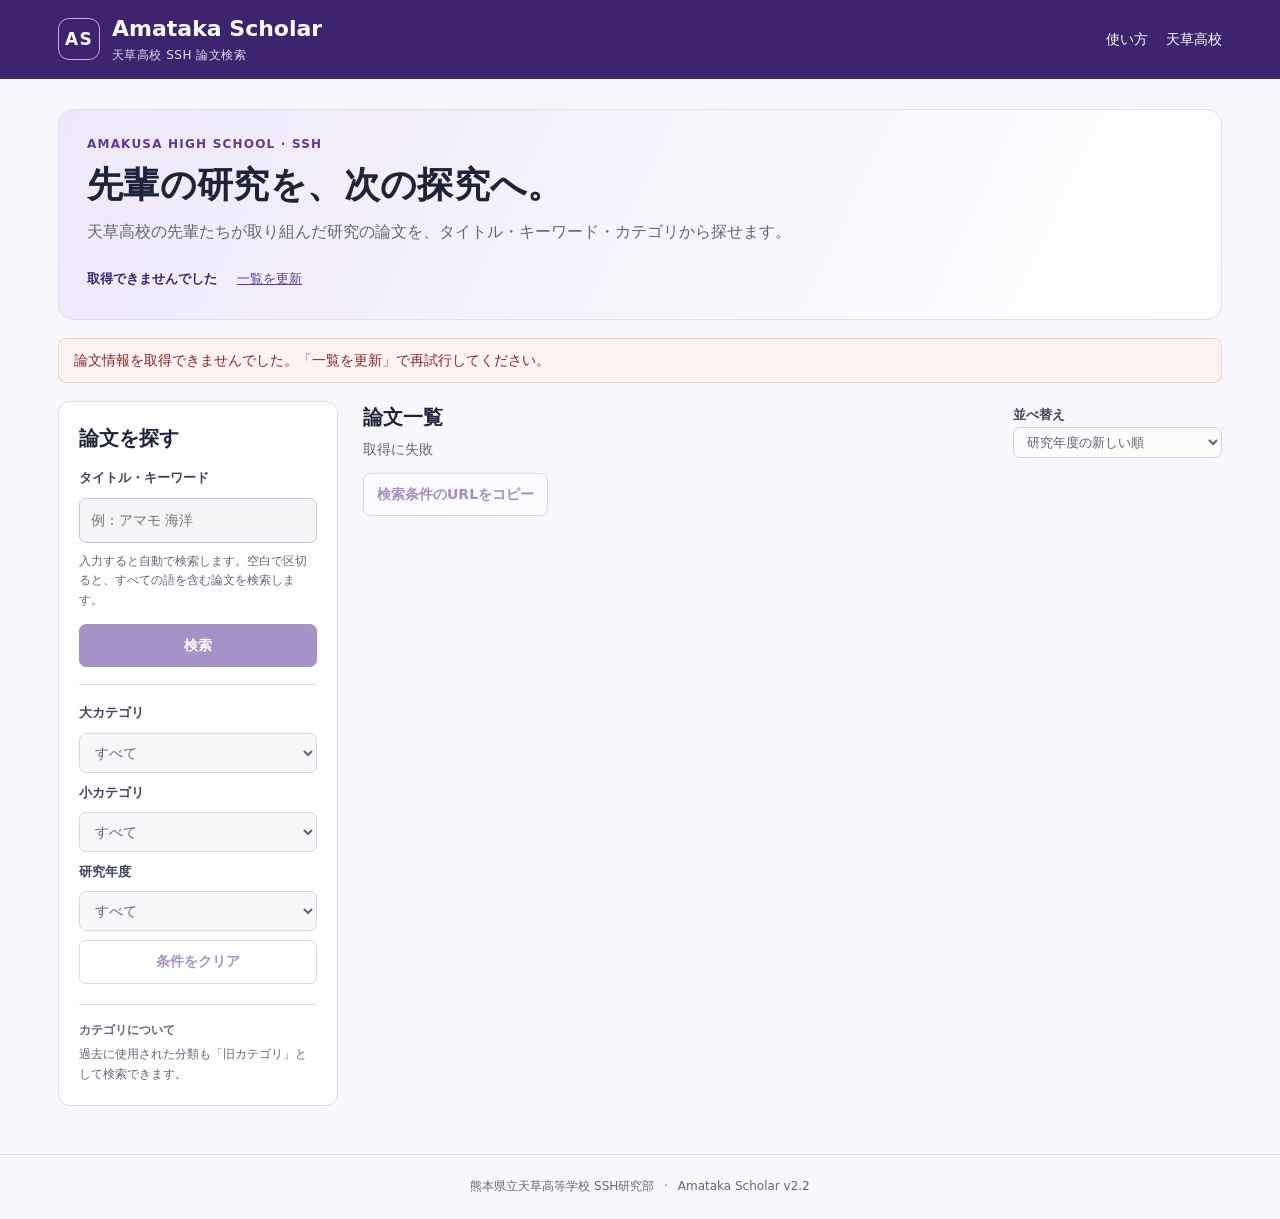
<file: index.html>
<!doctype html>
<html lang="ja">
<head>
<meta charset="utf-8">
<meta name="viewport" content="width=device-width, initial-scale=1">
<meta name="referrer" content="no-referrer">
<meta http-equiv="Content-Security-Policy" content="default-src 'none'; script-src 'self'; style-src 'self'; connect-src https://script.google.com https://script.googleusercontent.com; img-src 'self'; base-uri 'none'; object-src 'none'; form-action 'none'">
<link rel="icon" href="./favicon.ico" type="image/x-icon">
<title>Amataka Scholar | 天草高校 SSH 論文検索</title>
<link rel="stylesheet" href="as22/style.css">
<script defer src="as22/search-core.js"></script>
<script defer src="as22/app.js"></script>
</head>
<body>
<a class="skip" href="#results">検索結果へ移動</a>
<header class="site-header"><div class="header-inner"><a class="brand" href="./"><span class="brand-mark" aria-hidden="true">AS</span><span>Amataka Scholar<small>天草高校 SSH 論文検索</small></span></a><nav aria-label="関連リンク"><a href="lp.html">使い方</a><a href="https://sh.higo.ed.jp/amakusa/" target="_blank" rel="noopener noreferrer">天草高校</a></nav></div></header>
<main class="shell">
<section class="intro"><p class="eyebrow">AMAKUSA HIGH SCHOOL · SSH</p><h1>先輩の研究を、次の探究へ。</h1><p>天草高校の先輩たちが取り組んだ研究の論文を、タイトル・キーワード・カテゴリから探せます。</p><div class="intro-meta"><span id="total">論文一覧を取得中</span><button class="link-button" id="reload" type="button">一覧を更新</button></div></section>
<div id="notice" class="notice" role="status" aria-live="polite">論文情報を取得しています。<noscript>JavaScriptを有効にしてください。</noscript></div>
<div class="layout"><aside class="filters" aria-label="検索条件"><h2>論文を探す</h2><form id="filters" role="search"><label for="query">タイトル・キーワード</label><input type="search" id="query" placeholder="例：アマモ 海洋" autocomplete="off" maxlength="300" disabled><p class="hint">入力すると自動で検索します。空白で区切ると、すべての語を含む論文を検索します。</p><button type="submit" class="primary" id="submit" disabled>検索</button><button type="button" id="detail-toggle" class="secondary detail-toggle" aria-expanded="false" aria-controls="detail-filters" hidden>詳細な検索条件 <span id="detail-count"></span><span class="detail-arrow" aria-hidden="true">⌄</span></button><div id="detail-filters" class="detail-filters"><div class="filter-divider"></div><label for="major">大カテゴリ</label><select id="major" disabled><option value="">すべて</option></select><label for="minor">小カテゴリ</label><select id="minor" disabled><option value="">すべて</option></select><label for="year">研究年度</label><select id="year" disabled><option value="">すべて</option></select></div><button class="secondary" type="button" id="clear" disabled>条件をクリア</button></form><div class="filter-note"><strong>カテゴリについて</strong><p>過去に使用された分類も「旧カテゴリ」として検索できます。</p></div></aside>
<section class="results" id="results" aria-labelledby="results-title" tabindex="-1"><div class="results-head"><div><h2 id="results-title">論文一覧</h2><p id="summary" aria-live="polite">取得中…</p></div><div class="sort"><label for="sort">並べ替え</label><select id="sort" disabled><option value="newest">研究年度の新しい順</option><option value="oldest">研究年度の古い順</option><option value="title">タイトル順</option></select></div></div><div class="result-tools"><button type="button" id="share" class="secondary" disabled>検索条件のURLをコピー</button><span id="copy-status" class="copy-status" role="status" aria-live="polite"></span></div><p id="url-notice" class="url-notice" role="status" hidden></p><div id="active-filters" class="active-filters"></div><div id="cards" class="cards" aria-busy="true"></div><div id="empty" class="empty" hidden><h3>該当する論文はありません</h3><p>キーワードやカテゴリを変更して検索してください。</p><button id="empty-clear" type="button" class="secondary">条件をクリア</button></div><nav class="pagination" id="pagination" aria-label="検索結果のページ" hidden><button type="button" id="prev" class="secondary">前へ</button><span id="page-info" aria-live="polite"></span><button type="button" id="next" class="secondary">次へ</button></nav><p id="timing" class="timing" hidden></p></section></div>
</main><dialog id="copy-dialog" aria-labelledby="copy-title"><h2 id="copy-title">コピー用テキスト</h2><p>自動コピーが許可されていません。下の文字列を選択してコピーしてください。</p><label for="copy-text">コピーする内容</label><textarea id="copy-text" readonly rows="5"></textarea><button type="button" id="copy-close" class="secondary">閉じる</button></dialog><footer>熊本県立天草高等学校 SSH研究部 <span>·</span> Amataka Scholar v2.2</footer>
</body></html>
</file>
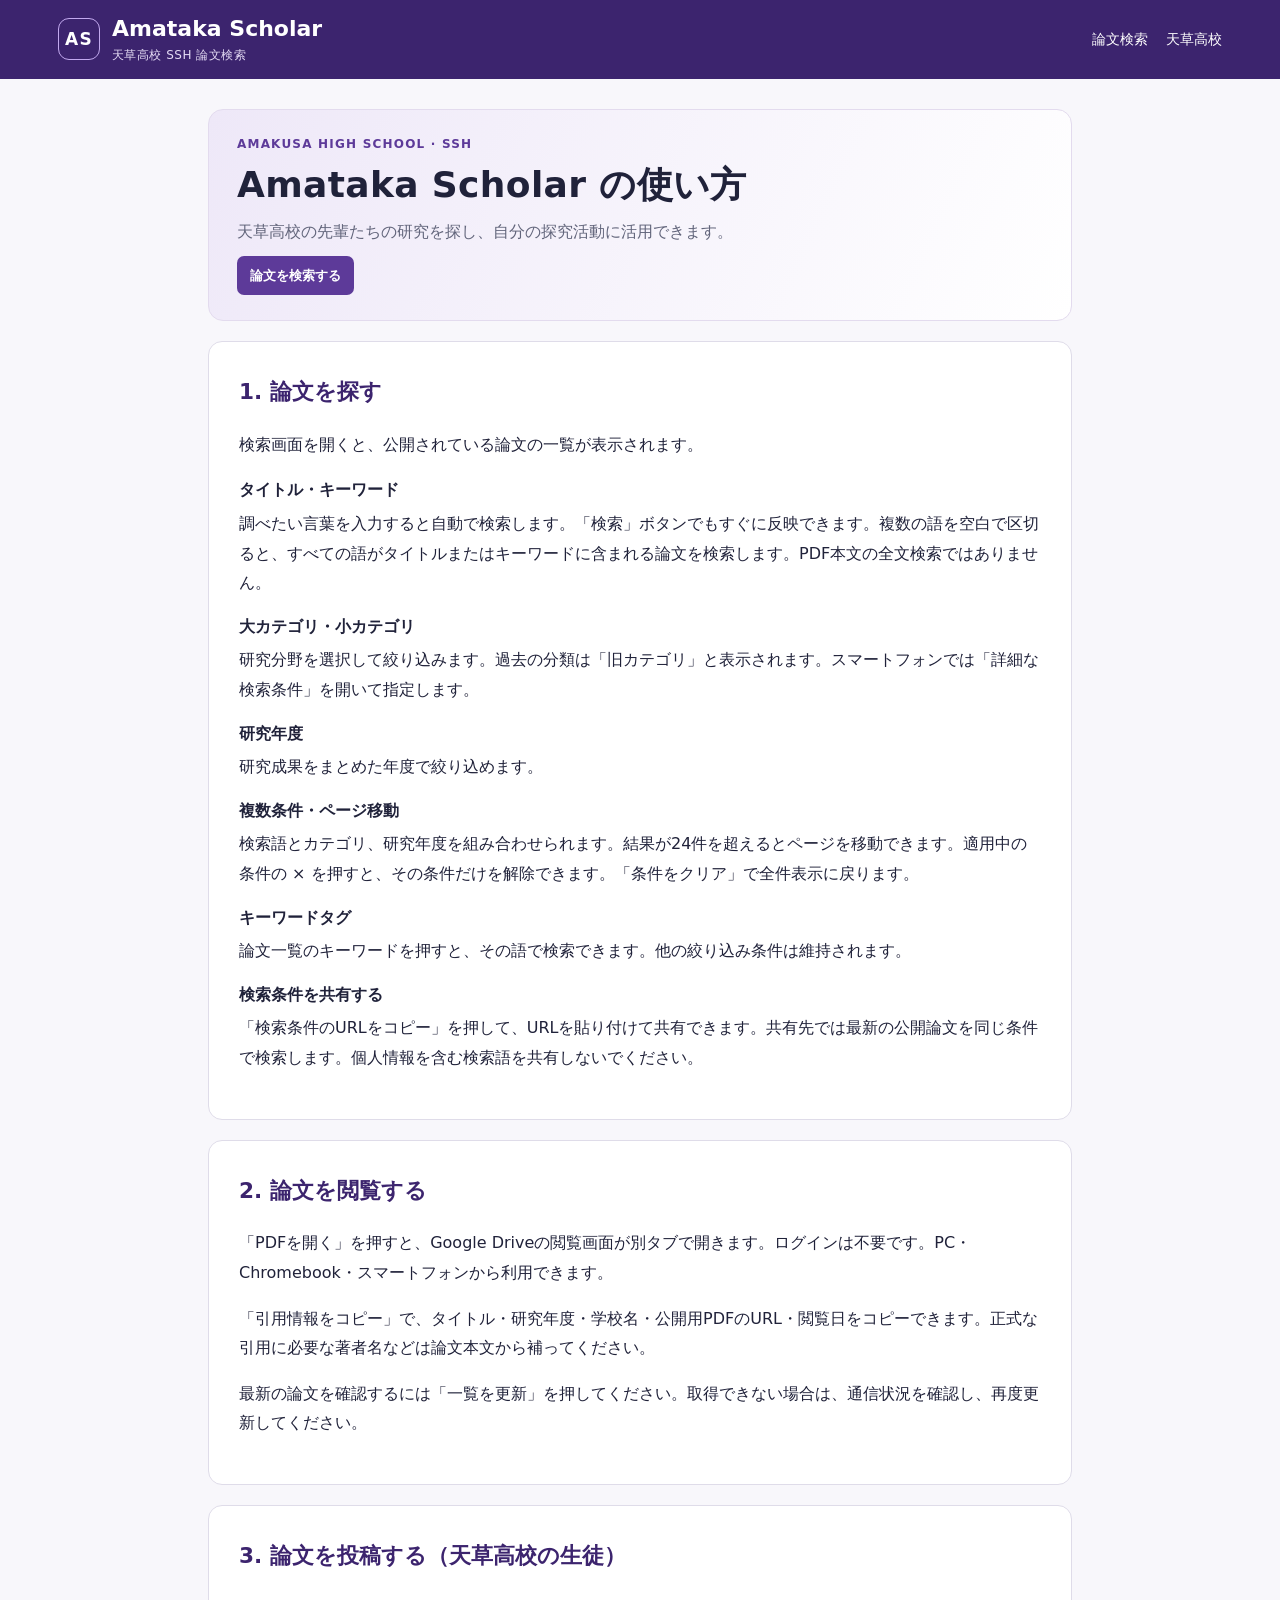
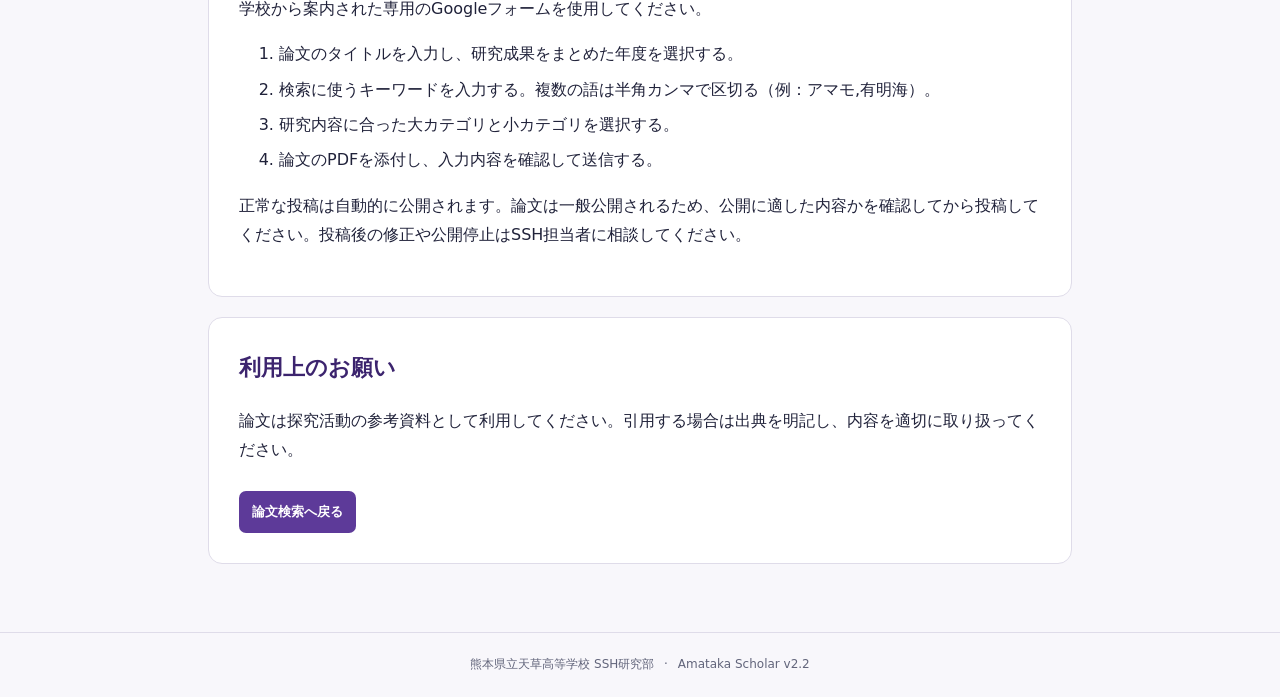
<file: lp.html>
<!doctype html>
<html lang="ja"><head><meta charset="utf-8"><meta name="viewport" content="width=device-width,initial-scale=1"><meta name="referrer" content="no-referrer"><meta http-equiv="Content-Security-Policy" content="default-src 'none'; style-src 'self'; img-src 'self'; base-uri 'none'; object-src 'none'; form-action 'none'"><link rel="icon" href="./favicon.ico" type="image/x-icon"><title>使い方 | Amataka Scholar</title><link rel="stylesheet" href="as22/style.css"><link rel="stylesheet" href="as22/guide.css"></head>
<body><header class="site-header"><div class="header-inner"><a class="brand" href="./"><span class="brand-mark" aria-hidden="true">AS</span><span>Amataka Scholar<small>天草高校 SSH 論文検索</small></span></a><nav aria-label="関連リンク"><a href="./">論文検索</a><a href="https://sh.higo.ed.jp/amakusa/" target="_blank" rel="noopener noreferrer">天草高校</a></nav></div></header>
<main class="shell guide"><section class="intro"><p class="eyebrow">AMAKUSA HIGH SCHOOL · SSH</p><h1>Amataka Scholar の使い方</h1><p>天草高校の先輩たちの研究を探し、自分の探究活動に活用できます。</p><a class="pdf guide-link" href="./">論文を検索する</a></section>
<section class="guide-section"><h2>1. 論文を探す</h2><p>検索画面を開くと、公開されている論文の一覧が表示されます。</p><dl><dt>タイトル・キーワード</dt><dd>調べたい言葉を入力すると自動で検索します。「検索」ボタンでもすぐに反映できます。複数の語を空白で区切ると、すべての語がタイトルまたはキーワードに含まれる論文を検索します。PDF本文の全文検索ではありません。</dd><dt>大カテゴリ・小カテゴリ</dt><dd>研究分野を選択して絞り込みます。過去の分類は「旧カテゴリ」と表示されます。スマートフォンでは「詳細な検索条件」を開いて指定します。</dd><dt>研究年度</dt><dd>研究成果をまとめた年度で絞り込めます。</dd><dt>複数条件・ページ移動</dt><dd>検索語とカテゴリ、研究年度を組み合わせられます。結果が24件を超えるとページを移動できます。適用中の条件の × を押すと、その条件だけを解除できます。「条件をクリア」で全件表示に戻ります。</dd><dt>キーワードタグ</dt><dd>論文一覧のキーワードを押すと、その語で検索できます。他の絞り込み条件は維持されます。</dd><dt>検索条件を共有する</dt><dd>「検索条件のURLをコピー」を押して、URLを貼り付けて共有できます。共有先では最新の公開論文を同じ条件で検索します。個人情報を含む検索語を共有しないでください。</dd></dl></section>
<section class="guide-section"><h2>2. 論文を閲覧する</h2><p>「PDFを開く」を押すと、Google Driveの閲覧画面が別タブで開きます。ログインは不要です。PC・Chromebook・スマートフォンから利用できます。</p><p>「引用情報をコピー」で、タイトル・研究年度・学校名・公開用PDFのURL・閲覧日をコピーできます。正式な引用に必要な著者名などは論文本文から補ってください。</p><p>最新の論文を確認するには「一覧を更新」を押してください。取得できない場合は、通信状況を確認し、再度更新してください。</p></section>
<section class="guide-section"><h2>3. 論文を投稿する（天草高校の生徒）</h2><p>学校から案内された専用のGoogleフォームを使用してください。</p><ol><li>論文のタイトルを入力し、研究成果をまとめた年度を選択する。</li><li>検索に使うキーワードを入力する。複数の語は半角カンマで区切る（例：アマモ,有明海）。</li><li>研究内容に合った大カテゴリと小カテゴリを選択する。</li><li>論文のPDFを添付し、入力内容を確認して送信する。</li></ol><p>正常な投稿は自動的に公開されます。論文は一般公開されるため、公開に適した内容かを確認してから投稿してください。投稿後の修正や公開停止はSSH担当者に相談してください。</p></section><section class="guide-section"><h2>利用上のお願い</h2><p>論文は探究活動の参考資料として利用してください。引用する場合は出典を明記し、内容を適切に取り扱ってください。</p><a class="pdf guide-link" href="./">論文検索へ戻る</a></section></main><footer>熊本県立天草高等学校 SSH研究部 <span>·</span> Amataka Scholar v2.2</footer></body></html>
</file>
<file: as22/style.css>
:root{color-scheme:light;--ink:#20223a;--muted:#62657b;--purple:#5d3a99;--deep:#3c246e;--line:#dfdce9;--soft:#f2eef8;--bg:#f8f7fb;--white:#fff;font-family:system-ui,-apple-system,"Segoe UI","Hiragino Kaku Gothic ProN","Yu Gothic",Meiryo,sans-serif;line-height:1.65}*{box-sizing:border-box}body{margin:0;background:var(--bg);color:var(--ink)}a{color:var(--purple)}button,input,select{font:inherit}button,a,input,select{touch-action:manipulation}button{cursor:pointer}button:disabled{cursor:default;opacity:.55}a:focus-visible,button:focus-visible,input:focus-visible,select:focus-visible{outline:3px solid #986be1;outline-offset:3px}[hidden]{display:none!important}.skip{position:absolute;top:-90px;left:12px;background:white;padding:12px;z-index:5}.skip:focus{top:8px}.site-header{background:var(--deep);color:white}.header-inner{max-width:1220px;margin:auto;padding:16px 28px;display:flex;align-items:center;justify-content:space-between;gap:16px}.brand{display:flex;align-items:center;gap:12px;color:white;text-decoration:none;font-size:22px;font-weight:750;line-height:1.2}.brand small{display:block;font-size:12px;letter-spacing:.04em;font-weight:500;margin-top:6px;color:#e5dcf5}.brand-mark{display:grid;place-items:center;width:42px;height:42px;border:1px solid #c2a9ee;border-radius:11px;font-size:17px;letter-spacing:.08em}.site-header nav{display:flex;flex-wrap:wrap;gap:18px}.site-header nav a{color:white;font-size:14px;text-decoration:none}.site-header nav a:hover{text-decoration:underline}.shell{max-width:1220px;margin:auto;padding:30px 28px 48px}.intro{padding:25px 28px;background:linear-gradient(115deg,#eee8f8,#fff);border:1px solid #e3dbee;border-radius:15px;margin-bottom:18px}.eyebrow{font-size:12px;letter-spacing:.1em;color:var(--purple);font-weight:750;margin:0 0 6px}h1{font-size:clamp(24px,3.2vw,36px);line-height:1.35;margin:0 0 10px;letter-spacing:.01em}.intro p:not(.eyebrow){margin:0;color:var(--muted)}.intro-meta{display:flex;align-items:center;flex-wrap:wrap;gap:12px;margin-top:17px;font-size:13px}.intro-meta #total{font-weight:750;color:var(--deep)}.preview{border:1px solid #d7c9eb;padding:1px 9px;border-radius:6px;color:var(--deep)}.link-button{border:0;background:none;color:var(--purple);text-decoration:underline;padding:5px 8px}.notice{padding:10px 15px;border:1px solid #e2d8f0;background:#f3eefb;border-radius:8px;margin:0 0 18px;font-size:14px}.notice.error{color:#8a2424;border-color:#eed0d0;background:#fff2f2}.layout{display:grid;grid-template-columns:280px minmax(0,1fr);gap:25px;align-items:start}.filters{background:var(--white);border:1px solid var(--line);border-radius:12px;padding:20px;min-width:0}.filters h2,.results h2{font-size:20px;margin:0 0 12px}.filters form{display:flex;flex-direction:column;gap:9px}.filters label,.sort label{font-size:13px;font-weight:700;color:#41435c}.filters input,.filters select,.sort select{background:white;border:1px solid #c9c5d7;border-radius:7px;padding:10px 11px;min-width:0;width:100%;color:var(--ink);font-size:14px}.filters input:disabled,.filters select:disabled{background:#f5f4f7}.hint{font-size:12px;color:var(--muted);margin:0 0 4px}.primary,.secondary{padding:9px 13px;border-radius:7px;font-weight:650;font-size:14px}.primary{background:var(--purple);border:1px solid var(--purple);color:white}.primary:hover:not(:disabled){background:var(--deep)}.secondary{background:white;color:var(--purple);border:1px solid #c8b7e2}.secondary:hover:not(:disabled){background:var(--soft)}.filter-divider{height:1px;background:var(--line);margin:8px 0}.filter-note{border-top:1px solid var(--line);margin-top:20px;padding-top:16px;font-size:12px;color:var(--muted)}.filter-note p{margin:5px 0 0}.results{min-width:0}.results-head{display:flex;align-items:flex-start;justify-content:space-between;gap:12px;margin-bottom:12px}.results-head h2{margin-bottom:0}.results-head p{margin:4px 0 0;font-size:14px;color:var(--muted)}.sort{max-width:210px;min-width:135px}.sort select{padding:6px 9px;font-size:13px}.active-filters{display:flex;flex-wrap:wrap;gap:6px;margin-bottom:12px}.active-filters:empty{display:none}.filter-chip{font-size:12px;padding:3px 9px;background:var(--soft);border:1px solid #dfd4ef;color:var(--deep);border-radius:5px;overflow-wrap:anywhere}.cards{display:grid;gap:12px}.paper{border:1px solid var(--line);border-radius:10px;background:white;padding:17px 19px;min-width:0}.paper-head{display:flex;align-items:center;flex-wrap:wrap;gap:7px;font-size:12px;color:var(--muted)}.paper-head .major{font-weight:750;color:var(--deep)}.paper-head .historical{font-size:11px;color:#82623e}.paper h3{margin:9px 0 11px;font-size:18px;line-height:1.55;overflow-wrap:anywhere;font-weight:700}.paper-bottom{display:flex;justify-content:space-between;align-items:flex-end;gap:12px}.tags{display:flex;flex-wrap:wrap;gap:5px;min-width:0}.tag{padding:3px 9px;border:1px solid #ded5eb;background:#f5f1fa;color:var(--deep);border-radius:5px;font-size:12px;overflow-wrap:anywhere;max-width:100%}.tag:hover{background:#e9dff6}.pdf{font-size:13px;display:inline-flex;align-items:center;gap:6px;flex-shrink:0;background:var(--purple);color:white;text-decoration:none;border-radius:7px;padding:9px 13px;font-weight:650}.pdf:hover{background:var(--deep)}.size{display:block;text-align:right;font-size:11px;color:var(--muted);margin-top:4px}.empty{border:1px dashed #c9c1d7;border-radius:10px;text-align:center;padding:30px 18px;background:white}.empty h3{margin:0 0 7px}.empty p{color:var(--muted);margin:0 0 15px}.pagination{display:flex;align-items:center;justify-content:center;gap:18px;margin-top:22px;font-size:13px}.timing{color:var(--muted);font-size:11px;text-align:right;margin:12px 0 0}footer{text-align:center;color:var(--muted);font-size:12px;border-top:1px solid var(--line);padding:22px 14px}footer span{margin:0 6px}@media(max-width:760px){.header-inner{padding:12px 16px;align-items:flex-start;flex-wrap:wrap}.brand{font-size:19px}.site-header nav{gap:12px}.site-header nav a{font-size:12px}.shell{padding:16px 12px 30px}.intro{padding:19px 16px}.layout{grid-template-columns:1fr;gap:20px}.filters{padding:16px}.results-head{align-items:center}.paper{padding:14px}.paper h3{font-size:16px}.paper-bottom{align-items:flex-start;flex-wrap:wrap}.paper-bottom .action{margin-left:auto}.sort{max-width:175px}.sort select{font-size:12px}.pagination{gap:10px}.pagination button{min-height:44px}.tag{min-height:32px}.pdf{min-height:44px}}

.timing[hidden]{display:none}

/* v2.2: keep the existing desktop layout, collapse only detailed filters on mobile. */
.detail-filters{display:flex;flex-direction:column;gap:9px;min-width:0}.detail-toggle{display:flex;align-items:center;gap:6px;text-align:left;min-height:44px}.detail-arrow{margin-left:auto;font-size:19px;line-height:1}.detail-toggle[aria-expanded=true] .detail-arrow{transform:rotate(180deg)}.result-tools{display:flex;flex-wrap:wrap;align-items:center;gap:8px;margin:0 0 12px}.copy-status,.url-notice{font-size:12px;color:var(--muted);overflow-wrap:anywhere}.url-notice{padding:9px 12px;border:1px solid #e2d8f0;border-radius:7px;background:var(--soft);margin:0 0 12px}.filter-chip{display:inline-flex;align-items:center;gap:8px;max-width:100%;min-height:32px;text-align:left}.filter-chip span:first-child{min-width:0;overflow-wrap:anywhere}.filter-chip:hover{background:#e9dff6}.chip-x{font-size:17px;line-height:1;flex-shrink:0}.paper-actions{display:flex;align-items:stretch;justify-content:flex-end;gap:6px;flex-wrap:wrap}.cite{font-size:12px;white-space:nowrap}.action{flex-shrink:0;max-width:100%}#copy-dialog{max-width:min(560px,calc(100% - 24px));width:100%;border:1px solid var(--line);border-radius:12px;padding:20px;color:var(--ink)}#copy-dialog::backdrop{background:rgba(32,34,58,.5)}#copy-dialog h2{font-size:18px;margin:0 0 10px}#copy-dialog p{font-size:14px;color:var(--muted)}#copy-dialog label{display:block;font-size:13px;font-weight:700}#copy-text{display:block;width:100%;font:inherit;border:1px solid #c9c5d7;border-radius:7px;padding:10px;margin:6px 0 12px;resize:vertical}#copy-text:focus-visible{outline:3px solid #986be1;outline-offset:2px}
@media(max-width:760px){.filter-note{display:none}.filters input,.filters select{font-size:16px;min-height:44px}.filters button,.result-tools button,.filter-chip,.tag,.cite{min-height:44px}.result-tools{gap:6px}.paper-bottom{display:block}.paper-bottom .action{margin:10px 0 0}.paper-actions{justify-content:flex-start}.paper-actions .pdf,.paper-actions .cite{flex:1;justify-content:center;text-align:center}.sort select{min-height:44px}.link-button{min-height:44px}.paper-head span{overflow-wrap:anywhere}.size{margin-top:3px}}
@media(min-width:761px) and (max-width:980px){.paper-bottom{flex-wrap:wrap}.paper-bottom .action{margin-left:auto}}
</file>
<file: as22/guide.css>
.guide{max-width:920px}.guide-section{background:#fff;border:1px solid #dfdce9;border-radius:14px;padding:clamp(16px,3vw,30px);margin:20px 0;line-height:1.85}.guide-section h2{margin-top:0;color:#3c246e;font-size:1.35rem}.guide-section dt{font-weight:700;margin-top:14px}.guide-section dd{margin:4px 0 0}.guide-section li{margin:.35em 0}.guide-link{display:inline-block;margin-top:10px;text-decoration:none}.timing[hidden]{display:none}
</file>
